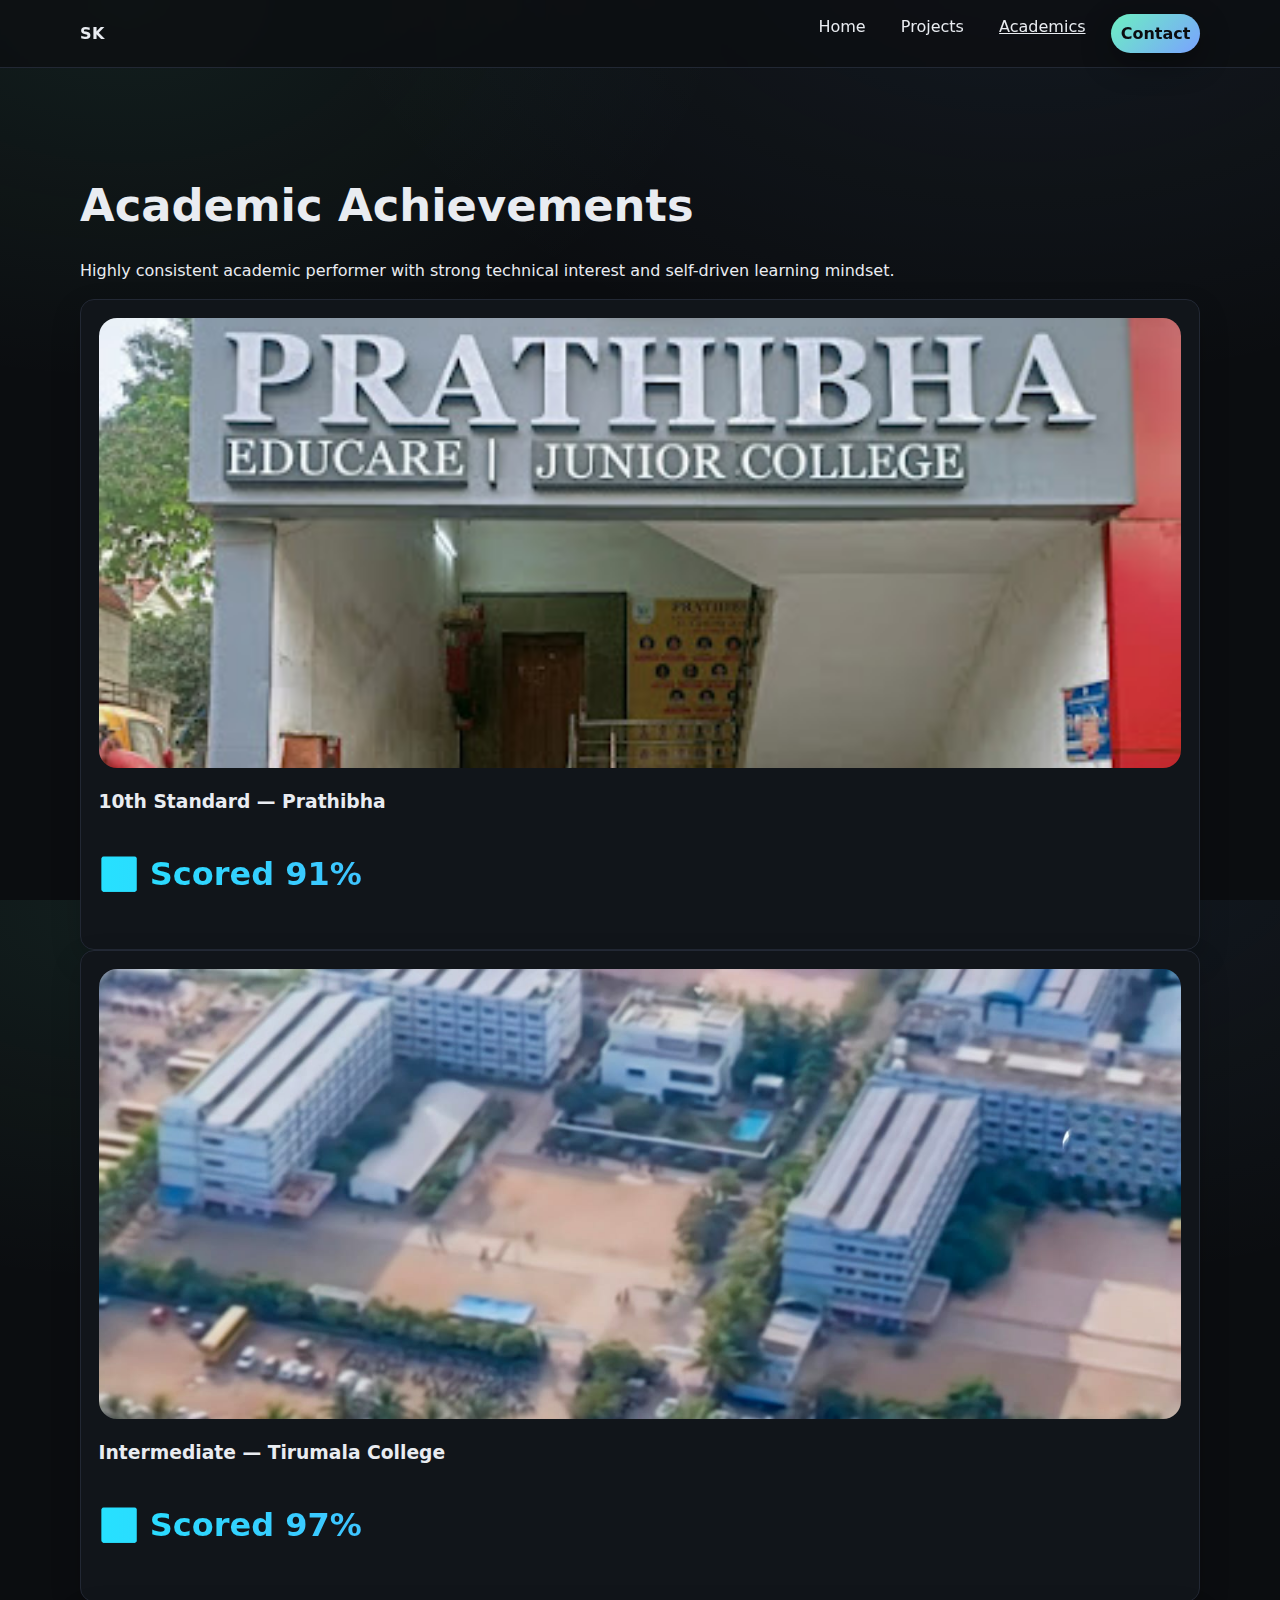
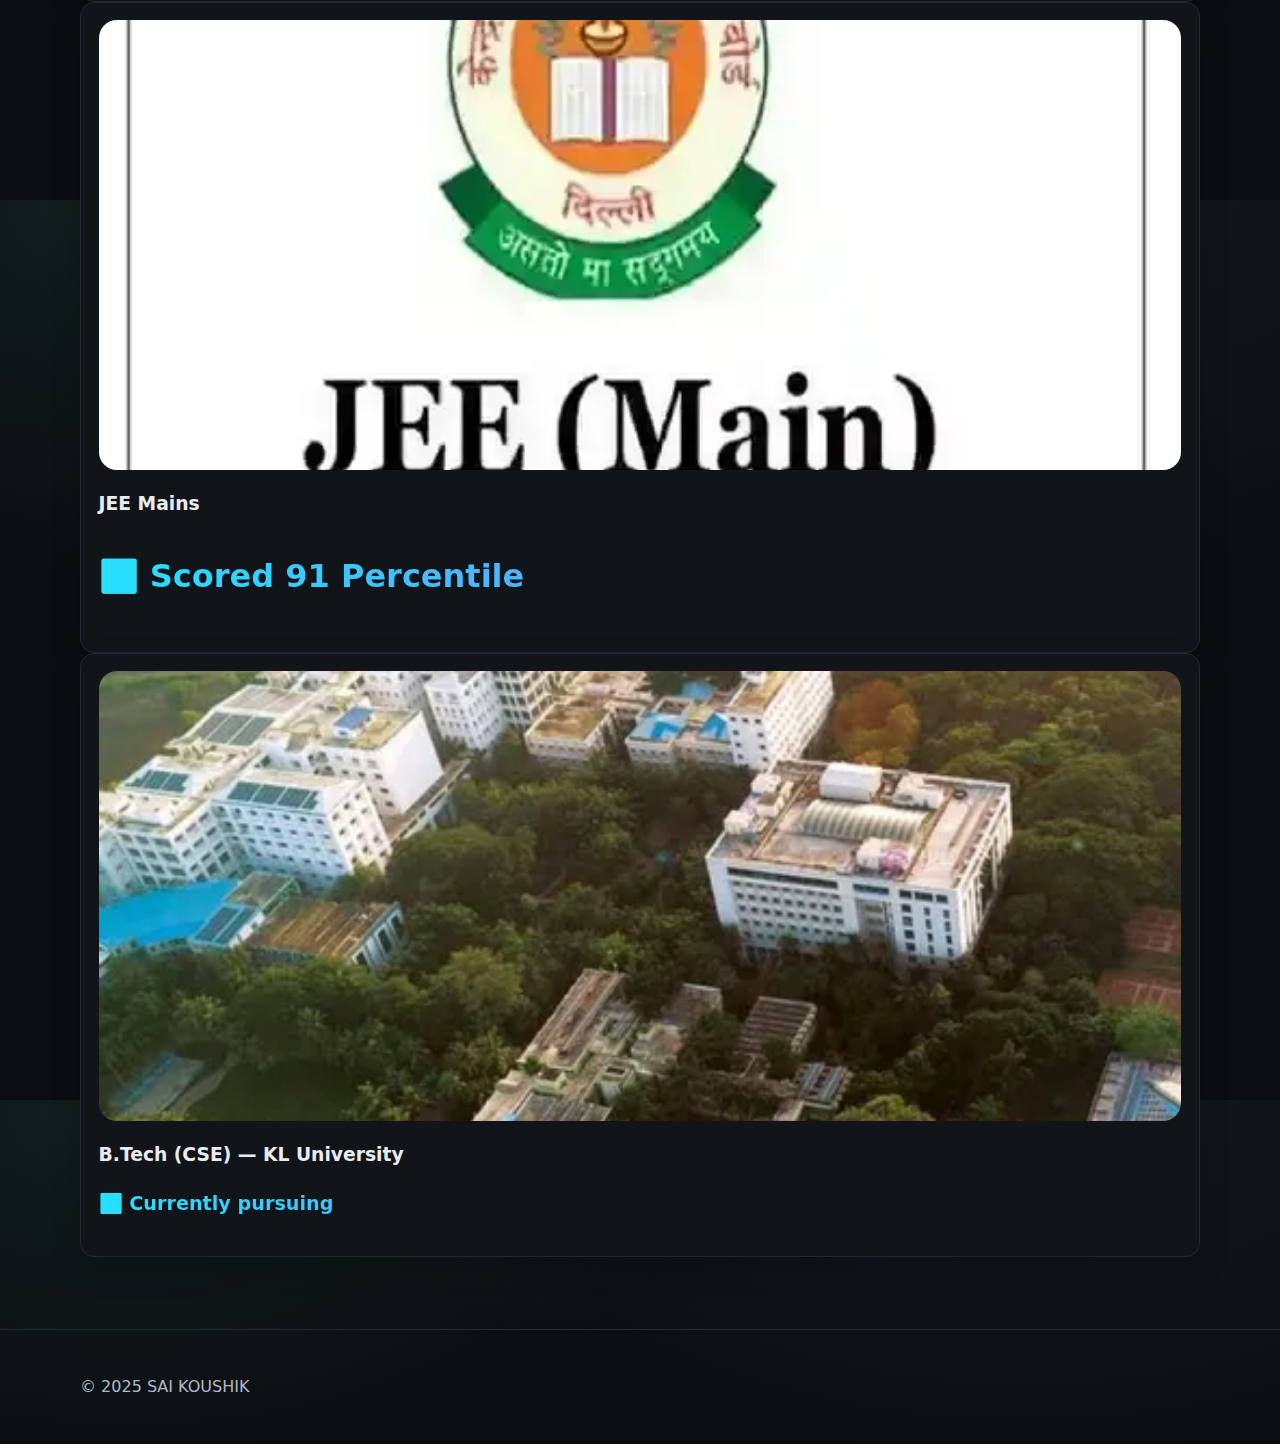
<file: academics.html>
<!DOCTYPE html>
<html lang="en">
<head>
  <meta charset="utf-8" />
  <meta name="viewport" content="width=device-width, initial-scale=1" />
  <title>Academic Achievements — Sai Koushik</title>
  <link rel="stylesheet" href="style.css" />
</head>

<body class="theme-dark">
  <header class="site-header">
    <div class="container header__inner">
      <a class="brand" href="index.html">SK</a>
      <nav class="nav">
        <ul class="nav__list">
          <li><a href="index.html">Home</a></li>
          <li><a href="projects.html">Projects</a></li>
          <li><a href="academics.html" class="is-active">Academics</a></li>
          <li><a href="contact.html" class="btn btn--sm">Contact</a></li>
        </ul>
      </nav>
    </div>
  </header>

  <main class="section container academics">
    <h1>Academic Achievements</h1>
    <p class="lead">Highly consistent academic performer with strong technical interest and self-driven learning mindset.</p>

    <!-- 10th Grade -->
<div class="card academic-card">
  <img src="assets/10th.jpg" alt="10th - Prathibha School">
  <h3>10th Standard — Prathibha</h3>
  <p class="highlight" style="font-size: xx-large;">✅ Scored <strong>91%</strong></p>
</div>

<!-- Intermediate -->
<div class="card academic-card">
  <img src="assets/intermediate.jpg" alt="Intermediate - Tirumala College">
  <h3>Intermediate — Tirumala College</h3>
  <p class="highlight" style="font-size: xx-large;">✅ Scored <strong>97%</strong></p>
</div>
<!-- JEE -->
<div class="card academic-card">
  <img src="assets/jee.webp" alt="JEE Mains Achievement">
  <h3>JEE Mains</h3>
  <p class="highlight" style="font-size: xx-large;">✅ Scored <strong>91 Percentile</strong></p>
</div>
<!-- B.Tech -->
<div class="card academic-card">
  <img src="assets/klu.jpg" alt="B.Tech - KL University">
  <h3>B.Tech (CSE) — KL University</h3>
  <p class="highlight">✅ Currently pursuing</p>
</div>



  </main>

  <footer class="site-footer">
    <div class="container footer__inner">
      <p>© <span id="year">2025</span> SAI KOUSHIK</p>
    </div>
  </footer>

</body>
</html>
</file>
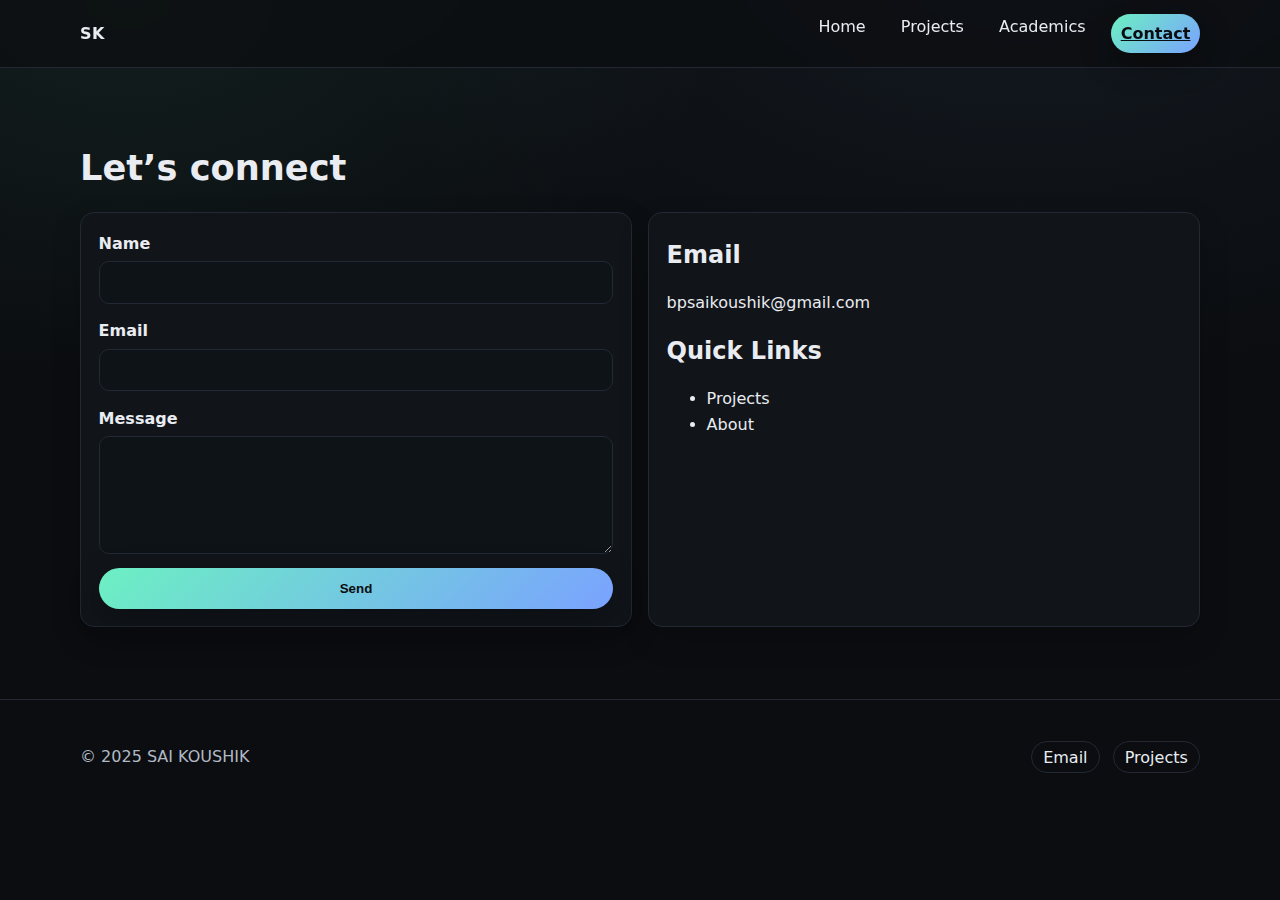
<file: contact.html>
<!DOCTYPE html>
<html lang="en">
<head>
  <meta charset="utf-8" />
  <meta name="viewport" content="width=device-width, initial-scale=1" />
  <title>Contact — SAI KOUSHIK</title>
  <meta name="description" content="Contact SAI KOUSHIK — Machine Learning Engineer." />
  <link rel="stylesheet" href="style.css" />
</head>
<body class="theme-dark">
  <header class="site-header">
    <div class="container header__inner">
      <a class="brand" href="index.html">SK</a>
      <nav class="nav">
        <ul class="nav__list">
          <li><a href="index.html">Home</a></li>
          <li><a href="projects.html">Projects</a></li>
          <li><a href="academics.html">Academics</a></li>
          <li><a href="contact.html" class="is-active btn btn--sm">Contact</a></li>
        </ul>
      </nav>
    </div>
  </header>

  <main id="content" class="container section">
    <h1 class="page-title">Let’s connect</h1>
    <div class="grid grid--2">
      <form class="form card" action="https://formspree.io/f/your-form-id" method="POST">
        <div class="form__row">
          <label for="name">Name</label>
          <input id="name" name="name" required />
        </div>
        <div class="form__row">
          <label for="email">Email</label>
          <input id="email" type="email" name="email" required />
        </div>
        <div class="form__row">
          <label for="msg">Message</label>
          <textarea id="msg" name="message" rows="6" required></textarea>
        </div>
        <button class="btn" type="submit">Send</button>
      </form>

      <div class="card contact-card">
        <h2>Email</h2>
        <p><a class="link" href="mailto:bpsaikoushik@gmail.com">bpsaikoushik@gmail.com</a></p>
        <h2>Quick Links</h2>
        <ul class="list">
          <li><a href="projects.html">Projects</a></li>
          <li><a href="index.html#about">About</a></li>
        </ul>
      </div>
    </div>
  </main>

  <footer class="site-footer">
    <div class="container footer__inner">
      <p>© 2025 SAI KOUSHIK</p>
      <ul class="social">
        <li><a href="mailto:bpsaikoushik@gmail.com">Email</a></li>
        <li><a href="projects.html">Projects</a></li>
      </ul>
    </div>
  </footer>
</body>
</html>
</file>
<file: style.css>
@charset "UTF-8";
:root {
  --bg: #0b0d10;
  --surface: #11151a;
  --elev: #151a21;
  --text: #e9ecf1;
  --muted: #b2b9c6;
  --brand: #6cf0c2;
  --brand-2: #7aa2ff;
  --stroke: #222834;
  --radius: 14px;
  --radius-lg: 20px;
  --shadow: 0 10px 30px rgba(0,0,0,.35);
  --maxw: 1120px;
}

* {
  box-sizing: border-box;
}

html, body {
  height: 100%;
}

body.theme-dark {
  margin: 0;
  font: 16px/1.6 system-ui, -apple-system, "Inter", Segoe UI, Roboto, Arial, sans-serif;
  color: var(--text);
  background: radial-gradient(1200px 800px at 80% -10%, rgba(124, 190, 255, 0.08), transparent 60%), radial-gradient(1000px 640px at 10% 0%, rgba(108, 240, 194, 0.08), transparent 60%), var(--bg);
  -webkit-font-smoothing: antialiased;
  text-rendering: optimizeLegibility;
}

img {
  max-width: 100%;
  display: block;
  border-radius: calc(var(--radius) - 6px);
}

a {
  color: var(--text);
  text-decoration: none;
}

a:hover {
  text-decoration: underline;
}

.container {
  width: min(100% - 32px, var(--maxw));
  margin-inline: auto;
}

.muted {
  color: var(--muted);
}

.section {
  padding: 72px 0;
}

.grid {
  display: grid;
  gap: 1rem;
}

.grid--2 {
  grid-template-columns: 1fr;
}
@media (min-width: 760px) {
  .grid--2 {
    grid-template-columns: repeat(2, 1fr);
  }
}

.grid--3 {
  grid-template-columns: 1fr;
}
@media (min-width: 760px) {
  .grid--3 {
    grid-template-columns: repeat(3, 1fr);
  }
}

.card {
  background: var(--surface);
  border: 1px solid var(--stroke);
  border-radius: var(--radius);
  padding: 1.1rem;
  box-shadow: 0 12px 30px rgba(0, 0, 0, 0.18);
}

.btn {
  display: inline-flex;
  align-items: center;
  justify-content: center;
  gap: 0.5rem;
  background: linear-gradient(135deg, var(--brand), var(--brand-2));
  color: #0b0d10;
  font-weight: 700;
  border: 0;
  border-radius: 999px;
  padding: 0.8rem 1.2rem;
  box-shadow: var(--shadow);
}

.btn--sm {
  padding: 0.5rem 0.9rem;
  font-weight: 600;
}

.btn--ghost {
  background: transparent;
  color: var(--text);
  border: 1px solid var(--stroke);
  box-shadow: none;
}

.link-arrow {
  display: inline-flex;
  gap: 0.4rem;
  color: var(--muted);
}
.link-arrow::after {
  content: "→";
  transition: transform 0.2s ease;
}
.link-arrow:hover::after {
  transform: translateX(2px);
}

.page-title {
  margin: 0 0 1rem;
  font-size: clamp(1.6rem, 3.2vw, 2.2rem);
}

.site-header {
  position: sticky;
  top: 0;
  z-index: 40;
  background: rgba(11, 13, 16, 0.7);
  -webkit-backdrop-filter: blur(8px);
          backdrop-filter: blur(8px);
  border-bottom: 1px solid var(--stroke);
}

.header__inner {
  display: flex;
  align-items: center;
  justify-content: space-between;
  padding: 0.9rem 0;
}

.brand {
  font-weight: 800;
  letter-spacing: 0.5px;
}

.nav__list {
  display: flex;
  gap: 1rem;
  list-style: none;
  margin: 0;
  padding: 0;
}

.nav a {
  padding: 0.4rem 0.6rem;
  border-radius: 999px;
}

.nav .is-active {
  text-decoration: underline;
}

.site-footer {
  border-top: 1px solid var(--stroke);
  padding: 28px 0;
  color: var(--muted);
}

.footer__inner {
  display: flex;
  align-items: center;
  justify-content: space-between;
  gap: 1rem;
  flex-wrap: wrap;
}

.social {
  display: flex;
  gap: 0.8rem;
  list-style: none;
  margin: 0;
  padding: 0;
}
.social a {
  padding: 0.35rem 0.7rem;
  border: 1px solid var(--stroke);
  border-radius: 999px;
}

.hero {
  display: grid;
  gap: 1.2rem;
  align-items: center;
  grid-template-columns: 1fr;
  padding: 10vh 0 6vh;
}
@media (min-width: 760px) {
  .hero {
    grid-template-columns: 1.2fr 0.8fr;
  }
}
.hero .eyebrow {
  color: var(--brand);
  letter-spacing: 0.12em;
  text-transform: uppercase;
  font-size: 0.8rem;
}
.hero h1 {
  font-size: clamp(2rem, 5vw, 3.4rem);
  margin: 0.4rem 0 0.6rem;
  line-height: 1.05;
}
.hero .lead {
  color: var(--muted);
  max-width: 62ch;
}
.hero .hero__cta {
  display: flex;
  gap: 0.8rem;
  flex-wrap: wrap;
  margin-top: 1rem;
}
.hero .hero__media img {
  border: 1px solid var(--stroke);
  border-radius: var(--radius);
}

.about {
  display: grid;
  gap: 1rem;
}
@media (min-width: 760px) {
  .about {
    grid-template-columns: 1fr 1fr;
  }
}

.skills {
  display: flex;
  flex-wrap: wrap;
  gap: 0.6rem;
  padding: 0;
  margin: 0.6rem 0 0;
}
.skills li {
  list-style: none;
  border: 1px solid #233042;
  padding: 0.35rem 0.7rem;
  border-radius: 999px;
  color: #cfe;
}

.work {
  display: block;
}
.work img {
  width: 100%;
  height: auto;
  aspect-ratio: 16/10;
  -o-object-fit: cover;
     object-fit: cover;
  border: 1px solid var(--stroke);
}
.work h3 {
  margin: 0.5rem 0 0.2rem;
}
.work p {
  margin: 0;
}
.work:hover {
  text-decoration: none;
  border-color: #2a3240;
}

.project {
  display: grid;
  gap: 1rem;
  margin-bottom: 1rem;
  grid-template-columns: 1fr;
}
@media (min-width: 760px) {
  .project {
    grid-template-columns: 0.9fr 1.1fr;
  }
}
.project .project__media img {
  width: 100%;
  height: auto;
  border: 1px solid var(--stroke);
  border-radius: var(--radius);
}
.project .tags {
  display: flex;
  flex-wrap: wrap;
  gap: 0.5rem;
  padding: 0;
  margin: 0.6rem 0 0;
}
.project .tags li {
  list-style: none;
  border: 1px solid #233042;
  padding: 0.3rem 0.6rem;
  border-radius: 999px;
  color: #bfe;
}

.form {
  display: grid;
  gap: 0.9rem;
}

.form__row {
  display: grid;
  gap: 0.3rem;
}

label {
  font-weight: 600;
}

input, textarea {
  background: #0e1318;
  color: var(--text);
  border: 1px solid var(--stroke);
  border-radius: 10px;
  padding: 0.8rem 0.9rem;
  outline: none;
}

input:focus, textarea:focus {
  border-color: #2a3442;
  box-shadow: 0 0 0 3px rgba(124, 190, 255, 0.15);
}

.contact-card h2 {
  margin: 0.3rem 0;
}

/* Profile photo cinematic styling */
.profile-photo-wrap {
  position: relative;
  display: flex;
  justify-content: flex-end;
}

.profile-photo {
  width: 100%;
  max-width: 480px; /* controls image size */
  border-radius: 22px;
  -o-object-fit: cover;
     object-fit: cover;
  filter: brightness(1.1);
  transition: transform 0.4s ease, filter 0.3s ease;
}

/* hover zoom */
.profile-photo:hover {
  transform: scale(1.03);
  filter: brightness(1.25);
}

/* gradient blur overlay */
.profile-photo-wrap::after {
  content: "";
  position: absolute;
  top: 0;
  right: -80px; /* how far the fade spreads */
  width: 180px;
  height: 100%;
  background: linear-gradient(to right, rgba(0, 0, 0, 0), rgba(11, 13, 16, 0.85));
  -webkit-backdrop-filter: blur(18px);
          backdrop-filter: blur(18px);
}

/* Full hero layout with image filling right side */
.full-hero {
  display: grid;
  align-items: center;
  grid-template-columns: 1.2fr 1fr;
  height: 90vh;
  gap: 2rem;
}

.hero__image {
  height: 100%;
  width: 100%;
  overflow: hidden;
  border-radius: 22px;
  position: relative;
}

.hero__image img {
  width: 100%;
  height: 100%;
  -o-object-fit: cover;
     object-fit: cover;
  border-radius: 22px;
  transition: transform 0.5s ease;
}

/* cinematic zoom on hover */
.hero__image img:hover {
  transform: scale(1.05);
}

.academics h1 {
  font-size: 2.8rem;
  margin-bottom: 1rem;
}

.academic-card img {
  width: 100%;
  border-radius: 18px;
  height: 250px;
  -o-object-fit: cover;
     object-fit: cover;
}

.academic-card .highlight {
  background: linear-gradient(90deg, #26e1ff, #8a6bff);
  -webkit-background-clip: text;
  -webkit-text-fill-color: transparent;
  font-size: 1.2rem;
  font-weight: 700;
}

.academic-card img {
  width: 100%;
  height: 450px; /* reduce image size here */
  -o-object-fit: cover;
     object-fit: cover;
  border-radius: 18px;
}

.section__head {
  display: flex;
  align-items: end;
  justify-content: space-between;
  gap: 1rem;
  margin-bottom: 1.2rem;
}

.page-hero {
  padding: 10vh 0 4vh;
  text-align: center;
}/*# sourceMappingURL=style.css.map */
</file>
